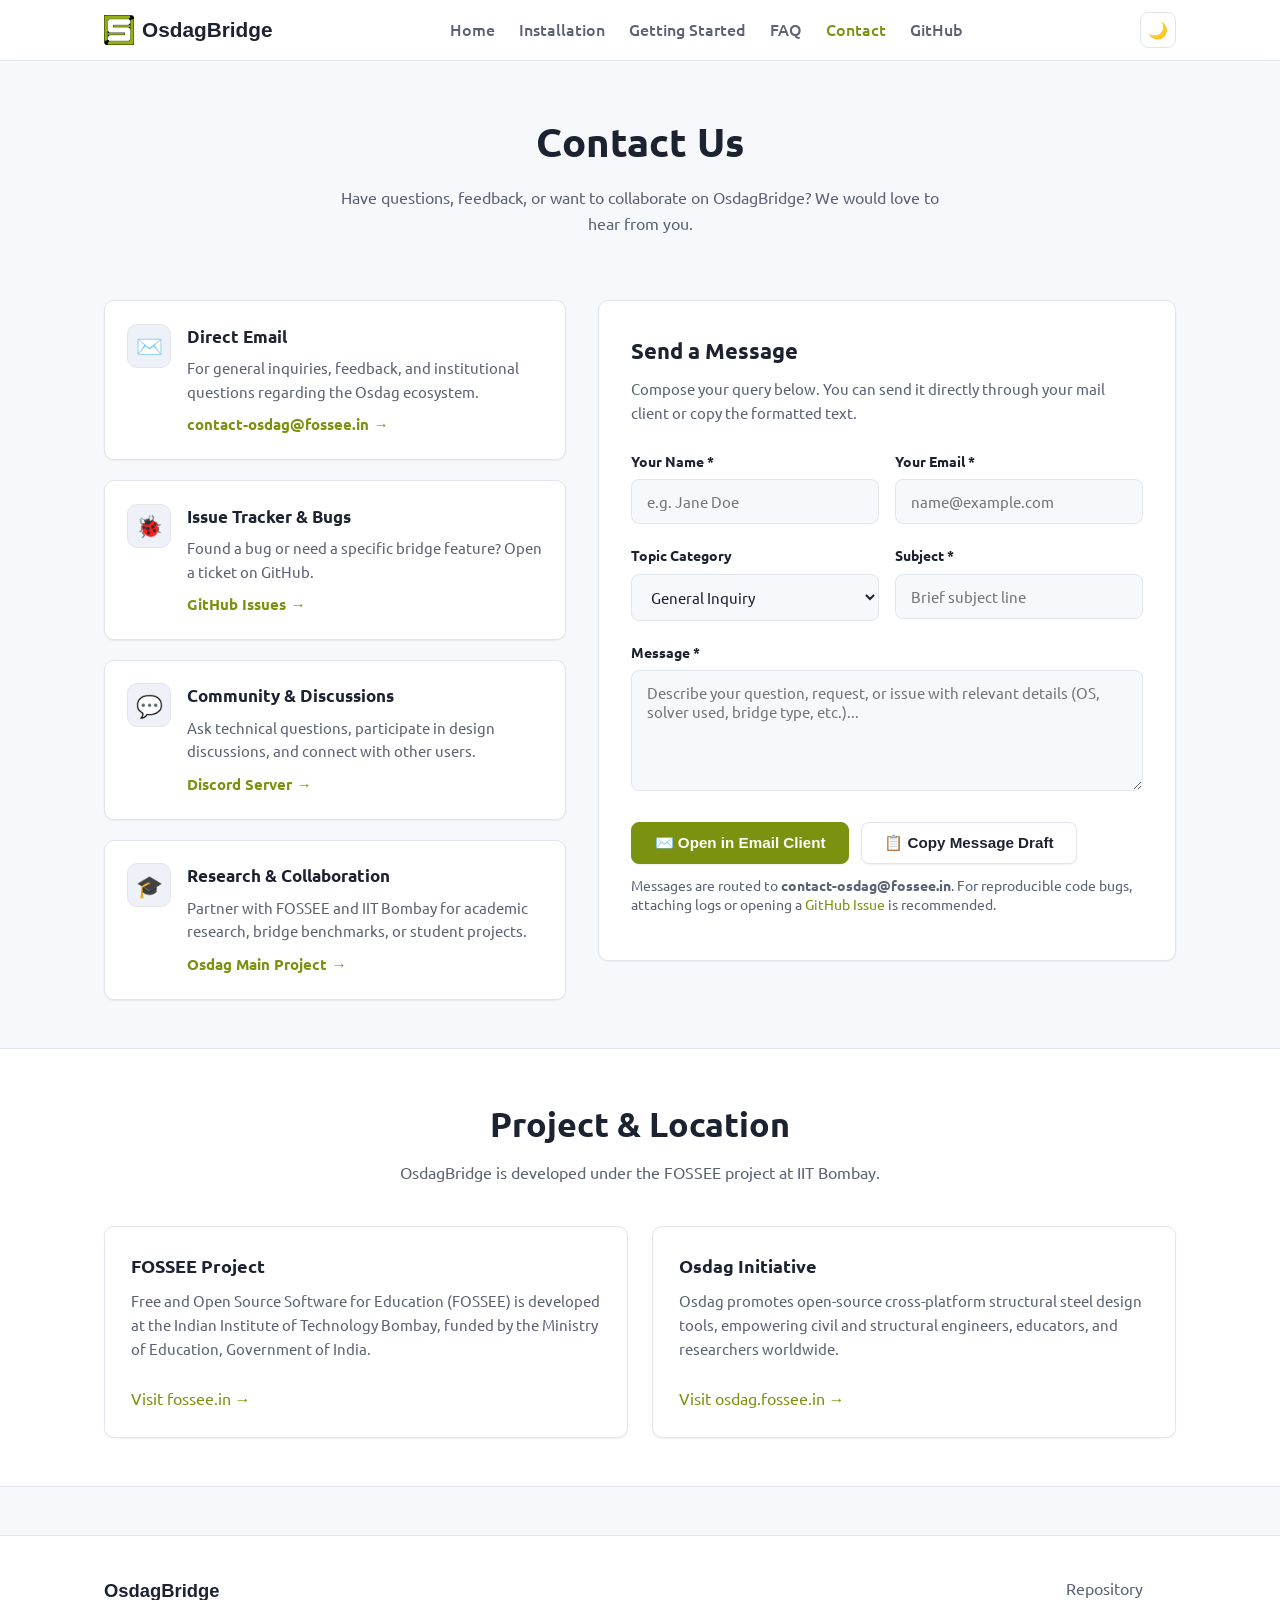
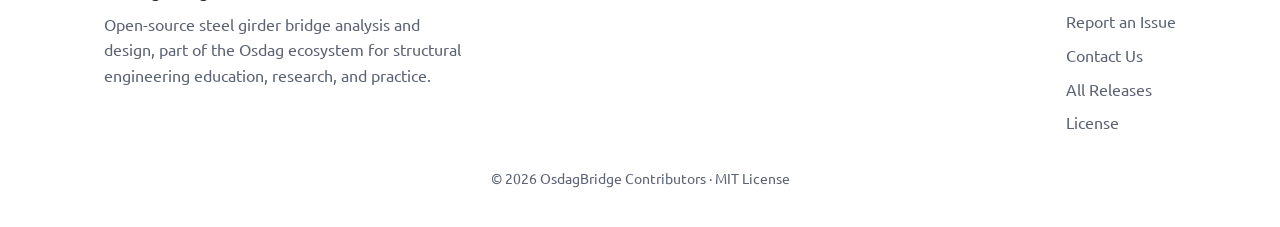
<file: docs/contact.html>
<!doctype html>
<html lang="en">
<head>
  <meta charset="utf-8" />
  <meta name="viewport" content="width=device-width, initial-scale=1" />
  <title>Contact Us — OsdagBridge</title>
  <meta name="description" content="Get in touch with the OsdagBridge and Osdag development teams at FOSSEE, IIT Bombay." />
  <link rel="stylesheet" href="assets/style.css" />
  <link rel="icon" type="image/svg+xml" href="assets/images/osdag_logo.png" />
</head>
<body>
  <header class="navbar">
    <div class="nav-container">
      <a href="index.html" class="brand"><img src="assets/images/osdag_logo.png" alt="osdag logo" width="30" height="30"></img>OsdagBridge</a>
      <nav class="nav-links" id="navLinks">
        <a href="index.html">Home</a>
        <a href="installation.html">Installation</a>
        <a href="getting-started.html">Getting Started</a>
        <a href="faq.html">FAQ</a>
        <a href="contact.html">Contact</a>
        <a href="https://github.com/garvit000/OsdagBridge" target="_blank" rel="noopener">GitHub</a>
      </nav>
      <div class="nav-actions">
        <button id="themeToggle" class="icon-btn" aria-label="Toggle theme">🌙</button>
        <button id="navToggle" class="icon-btn nav-toggle" aria-label="Toggle menu">☰</button>
      </div>
    </div>
  </header>

  <main>
    <div class="page-header container">
      <h1>Contact Us</h1>
      <p>Have questions, feedback, or want to collaborate on OsdagBridge? We would love to hear from you.</p>
    </div>

    <section>
      <div class="container">
        <div class="contact-layout">
          <!-- Left Column: Contact Channels -->
          <div class="contact-card-grid">
            <div class="contact-card">
              <div class="contact-card-icon">✉️</div>
              <div class="contact-card-content">
                <h3>Direct Email</h3>
                <p>For general inquiries, feedback, and institutional questions regarding the Osdag ecosystem.</p>
                <a class="contact-link" href="mailto:contact-osdag@fossee.in">contact-osdag@fossee.in →</a>
              </div>
            </div>

            <div class="contact-card">
              <div class="contact-card-icon">🐞</div>
              <div class="contact-card-content">
                <h3>Issue Tracker &amp; Bugs</h3>
                <p>Found a bug or need a specific bridge feature? Open a ticket on GitHub.</p>
                <a class="contact-link" href="https://github.com/garvit000/OsdagBridge/issues" target="_blank" rel="noopener">GitHub Issues →</a>
              </div>
            </div>

            <div class="contact-card">
              <div class="contact-card-icon">💬</div>
              <div class="contact-card-content">
                <h3>Community &amp; Discussions</h3>
                <p>Ask technical questions, participate in design discussions, and connect with other users.</p>
                <a class="contact-link" href="https://discord.gg/jkNjU53Mhz" target="_blank" rel="noopener">Discord Server →</a>
              </div>
            </div>

            <div class="contact-card">
              <div class="contact-card-icon">🎓</div>
              <div class="contact-card-content">
                <h3>Research &amp; Collaboration</h3>
                <p>Partner with FOSSEE and IIT Bombay for academic research, bridge benchmarks, or student projects.</p>
                <a class="contact-link" href="https://osdag.fossee.in" target="_blank" rel="noopener">Osdag Main Project →</a>
              </div>
            </div>
          </div>

          <!-- Right Column: Interactive Message Composer -->
          <div class="form-box">
            <h2>Send a Message</h2>
            <p class="form-subtitle">Compose your query below. You can send it directly through your mail client or copy the formatted text.</p>

            <form id="contactForm">
              <div class="form-row">
                <div class="form-group">
                  <label for="senderName">Your Name *</label>
                  <input type="text" id="senderName" class="form-control" placeholder="e.g. Jane Doe" required />
                </div>
                <div class="form-group">
                  <label for="senderEmail">Your Email *</label>
                  <input type="email" id="senderEmail" class="form-control" placeholder="name@example.com" required />
                </div>
              </div>

              <div class="form-row">
                <div class="form-group">
                  <label for="msgCategory">Topic Category</label>
                  <select id="msgCategory" class="form-control">
                    <option value="General Inquiry">General Inquiry</option>
                    <option value="Bug Report / Solver Issue">Bug Report / Solver Issue</option>
                    <option value="Feature Suggestion">Feature Suggestion</option>
                    <option value="IRC Code Compliance">IRC Code Compliance</option>
                    <option value="Academic / Research Collaboration">Academic / Research Collaboration</option>
                    <option value="Contributing Code">Contributing Code</option>
                  </select>
                </div>
                <div class="form-group">
                  <label for="msgSubject">Subject *</label>
                  <input type="text" id="msgSubject" class="form-control" placeholder="Brief subject line" required />
                </div>
              </div>

              <div class="form-group">
                <label for="msgContent">Message *</label>
                <textarea id="msgContent" class="form-control" rows="5" placeholder="Describe your question, request, or issue with relevant details (OS, solver used, bridge type, etc.)..." required></textarea>
              </div>

              <div class="form-actions">
                <button type="submit" class="btn btn-primary" id="btnSendEmail">
                  ✉️ Open in Email Client
                </button>
                <button type="button" class="btn btn-secondary" id="btnCopyMessage">
                  📋 Copy Message Draft
                </button>
              </div>

              <div id="formStatus" class="status-box"></div>
              <p class="form-notice">
                Messages are routed to <strong>contact-osdag@fossee.in</strong>. For reproducible code bugs, attaching logs or opening a <a href="https://github.com/garvit000/OsdagBridge/issues" target="_blank" rel="noopener">GitHub Issue</a> is recommended.
              </p>
            </form>
          </div>
        </div>
      </div>
    </section>

    <!-- Location & Project Info -->
    <section class="alt">
      <div class="container">
        <div class="section-title">
          <h2>Project &amp; Location</h2>
          <p>OsdagBridge is developed under the FOSSEE project at IIT Bombay.</p>
        </div>
        <div class="grid">
          <div class="card">
            <h3>FOSSEE Project</h3>
            <p>Free and Open Source Software for Education (FOSSEE) is developed at the Indian Institute of Technology Bombay, funded by the Ministry of Education, Government of India.</p>
            <div class="mt-2">
              <a href="https://fossee.in" target="_blank" rel="noopener">Visit fossee.in →</a>
            </div>
          </div>
          <div class="card">
            <h3>Osdag Initiative</h3>
            <p>Osdag promotes open-source cross-platform structural steel design tools, empowering civil and structural engineers, educators, and researchers worldwide.</p>
            <div class="mt-2">
              <a href="https://osdag.fossee.in" target="_blank" rel="noopener">Visit osdag.fossee.in →</a>
            </div>
          </div>
        </div>
      </div>
    </section>
  </main>

  <footer class="footer">
    <div class="footer-container">
      <div>
        <strong class="brand-title">OsdagBridge</strong>
        <p>Open-source steel girder bridge analysis and design, part of the Osdag ecosystem for structural engineering education, research, and practice.</p>
      </div>
      <div class="footer-links">
        <a href="https://github.com/garvit000/OsdagBridge" target="_blank" rel="noopener">Repository</a>
        <a href="https://github.com/garvit000/OsdagBridge/issues" target="_blank" rel="noopener">Report an Issue</a>
        <a href="contact.html">Contact Us</a>
        <a href="https://github.com/garvit000/OsdagBridge/releases" target="_blank" rel="noopener">All Releases</a>
        <a href="https://github.com/garvit000/OsdagBridge/blob/dev/LICENSE" target="_blank" rel="noopener">License</a>
      </div>
    </div>
    <p class="footer-note">© 2026 OsdagBridge Contributors · MIT License</p>
  </footer>

  <script src="assets/script.js"></script>
  <script>
    (function () {
      var contactForm = document.getElementById("contactForm");
      var btnCopy = document.getElementById("btnCopyMessage");
      var statusBox = document.getElementById("formStatus");

      function formatDraft() {
        var name = document.getElementById("senderName").value.trim();
        var email = document.getElementById("senderEmail").value.trim();
        var category = document.getElementById("msgCategory").value;
        var subject = document.getElementById("msgSubject").value.trim();
        var message = document.getElementById("msgContent").value.trim();

        var fullSubject = "[OsdagBridge] [" + category + "] " + (subject || "Inquiry");
        var body = "Name: " + name + "\n" +
                   "Email: " + email + "\n" +
                   "Category: " + category + "\n\n" +
                   "Message:\n" + message + "\n\n" +
                   "---\nSent via OsdagBridge Docs Contact Form";

        return { fullSubject: fullSubject, body: body, name: name, email: email, message: message };
      }

      function showStatus(text, type) {
        statusBox.className = "status-box " + type;
        statusBox.textContent = text;
        statusBox.style.display = "block";
      }

      if (contactForm) {
        contactForm.addEventListener("submit", function (e) {
          e.preventDefault();
          var draft = formatDraft();
          if (!draft.name || !draft.email || !draft.message) {
            showStatus("Please fill in all required fields (Name, Email, Subject, Message).", "info");
            return;
          }

          var mailtoUrl = "mailto:contact-osdag@fossee.in?subject=" +
            encodeURIComponent(draft.fullSubject) +
            "&body=" + encodeURIComponent(draft.body);

          showStatus("Launching your email client...", "success");
          window.location.href = mailtoUrl;
        });
      }

      if (btnCopy) {
        btnCopy.addEventListener("click", function () {
          var draft = formatDraft();
          if (!draft.message) {
            showStatus("Please write a message before copying.", "info");
            return;
          }

          var clipboardText = "To: contact-osdag@fossee.in\n" +
                              "Subject: " + draft.fullSubject + "\n\n" +
                              draft.body;

          if (navigator.clipboard && navigator.clipboard.writeText) {
            navigator.clipboard.writeText(clipboardText).then(function () {
              showStatus("✓ Message draft copied to clipboard! You can paste it into any email or chat client.", "success");
            }).catch(function () {
              showStatus("Unable to automatically copy. Please select and copy manually.", "info");
            });
          } else {
            showStatus("Clipboard API not available. Please send directly using 'Open in Email Client'.", "info");
          }
        });
      }
    })();
  </script>
</body>
</html>
</file>
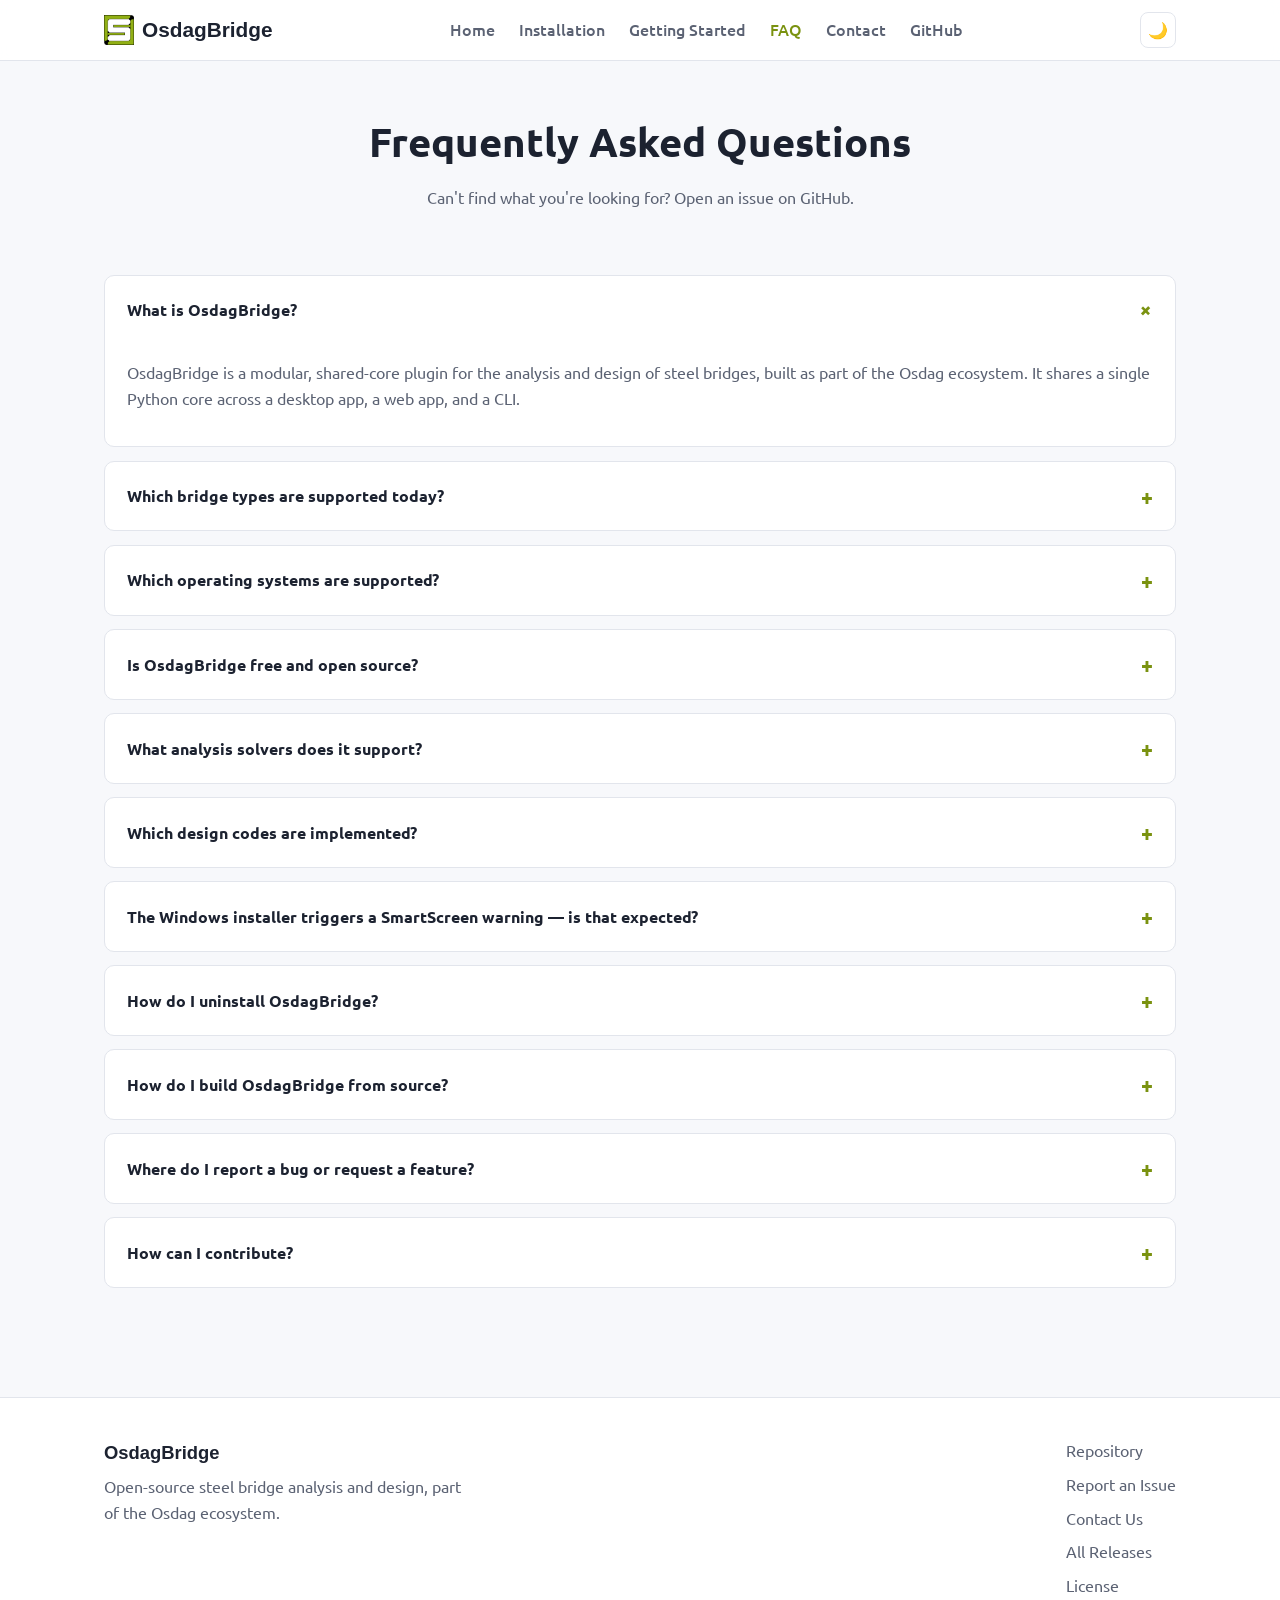
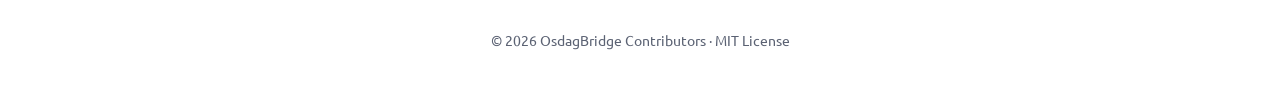
<file: docs/faq.html>
<!doctype html>
<html lang="en">
<head>
  <meta charset="utf-8" />
  <meta name="viewport" content="width=device-width, initial-scale=1" />
  <title>FAQ — OsdagBridge</title>
  <meta name="description" content="Frequently asked questions about OsdagBridge." />
  <link rel="stylesheet" href="assets/style.css" />
  <link rel="icon" type ="image/svg+xml" href="assets/images/osdag_logo.png"/>
</head>
<body>
  <header class="navbar">
    <div class="nav-container">
      <a href="index.html" class="brand"><img src="assets/images/osdag_logo.png" alt="osdag logo" width="30" height="30"></img>OsdagBridge</a>
      <nav class="nav-links" id="navLinks">
        <a href="index.html">Home</a>
        <a href="installation.html">Installation</a>
        <a href="getting-started.html">Getting Started</a>
        <a href="faq.html">FAQ</a>
        <a href="contact.html">Contact</a>
        <a href="https://github.com/garvit000/OsdagBridge" target="_blank" rel="noopener">GitHub</a>
      </nav>
      <div class="nav-actions">
        <button id="themeToggle" class="icon-btn" aria-label="Toggle theme">🌙</button>
        <button id="navToggle" class="icon-btn nav-toggle" aria-label="Toggle menu">☰</button>
      </div>
    </div>
  </header>

  <main>
    <div class="page-header container">
      <h1>Frequently Asked Questions</h1>
      <p>Can't find what you're looking for? Open an issue on GitHub.</p>
    </div>

    <section>
      <div class="container">
        <details class="faq-item" open>
          <summary>What is OsdagBridge?</summary>
          <div class="faq-body">
            <p>OsdagBridge is a modular, shared-core plugin for the analysis and design of steel bridges, built as part of the
            Osdag ecosystem. It shares a single Python core across a desktop app, a web app, and a CLI.</p>
          </div>
        </details>

        <details class="faq-item">
          <summary>Which bridge types are supported today?</summary>
          <div class="faq-body">
            <p>Plate girder bridges are supported today. Additional bridge types (e.g. box girder, truss) can be added
            through the plugin architecture as they're developed.</p>
          </div>
        </details>

        <details class="faq-item">
          <summary>Which operating systems are supported?</summary>
          <div class="faq-body">
            <p>Prebuilt installers are available for <strong>Windows</strong> and <strong>Linux</strong>. macOS isn't
            packaged yet — see <a href="installation.html#">Building from source</a> for how to run OsdagBridge on any
            platform with Python 3.11+.</p>
          </div>
        </details>

        <details class="faq-item">
          <summary>Is OsdagBridge free and open source?</summary>
          <div class="faq-body">
            <p>Yes. OsdagBridge is licensed under the MIT License — see the
            <a href="https://github.com/garvit000/OsdagBridge/blob/dev/LICENSE" target="_blank" rel="noopener">LICENSE</a>
            file for full terms.</p>
          </div>
        </details>

        <details class="faq-item">
          <summary>What analysis solvers does it support?</summary>
          <div class="faq-body">
            <p>OsdagBridge ships a native lightweight FEM solver and integrates with OpenSeesPy and OspGrillage.
            Solvers are switchable at runtime via adapters, so you can compare results across backends.</p>
          </div>
        </details>

        <details class="faq-item">
          <summary>Which design codes are implemented?</summary>
          <div class="faq-body">
            <p>IRC:6–2017, IRC:22–2015, and IRC:24–2010 are implemented under
            <code>core/utils/codes/</code>, covering load models, load combinations, material factors, and code checks.</p>
          </div>
        </details>

        <details class="faq-item">
          <summary>The Windows installer triggers a SmartScreen warning — is that expected?</summary>
          <div class="faq-body">
            <p>Yes, for now. The installer isn't code-signed yet, so Windows SmartScreen may flag it as unrecognized.
            Choose <em>More info</em> → <em>Run anyway</em> to proceed. Code signing is on the roadmap.</p>
          </div>
        </details>

        <details class="faq-item">
          <summary>How do I uninstall OsdagBridge?</summary>
          <div class="faq-body">
            <p>On Windows, use <em>Add or Remove Programs</em> or the uninstaller shortcut created during install.
            On Linux, run the bundled <code>Uninstall-OsdagBridge.sh</code> script from the install directory.</p>
          </div>
        </details>

        <details class="faq-item">
          <summary>How do I build OsdagBridge from source?</summary>
          <div class="faq-body">
            <p>Clone the repository and install in editable mode:</p>
            <pre><code>git clone https://github.com/garvit000/OsdagBridge.git
cd OsdagBridge
pip install -e .</code></pre>
            <p>See the <a href="installation.html">Installation page</a> for the full walkthrough.</p>
          </div>
        </details>

        <details class="faq-item">
          <summary>Where do I report a bug or request a feature?</summary>
          <div class="faq-body">
            <p>Open an issue on the
            <a href="https://github.com/garvit000/OsdagBridge/issues" target="_blank" rel="noopener">GitHub issue tracker</a>.
            Please include your OS, OsdagBridge version, and steps to reproduce.</p>
          </div>
        </details>

        <details class="faq-item">
          <summary>How can I contribute?</summary>
          <div class="faq-body">
            <p>Fork the repository, create a feature branch, make sure <code>pytest</code> passes, and open a pull
            request. See the
            <a href="https://github.com/garvit000/OsdagBridge/blob/dev/docs/developer_guide.md" target="_blank" rel="noopener">developer guide</a>
            for more detail.</p>
          </div>
        </details>
      </div>
    </section>
  </main>

  <footer class="footer">
    <div class="footer-container">
      <div>
        <strong class="brand-title">OsdagBridge</strong>
        <p>Open-source steel bridge analysis and design, part of the Osdag ecosystem.</p>
      </div>
      <div class="footer-links">
        <a href="https://github.com/garvit000/OsdagBridge" target="_blank" rel="noopener">Repository</a>
        <a href="https://github.com/garvit000/OsdagBridge/issues" target="_blank" rel="noopener">Report an Issue</a>
        <a href="contact.html">Contact Us</a>
        <a href="https://github.com/garvit000/OsdagBridge/releases" target="_blank" rel="noopener">All Releases</a>
        <a href="https://github.com/garvit000/OsdagBridge/blob/dev/LICENSE" target="_blank" rel="noopener">License</a>
      </div>
    </div>
    <p class="footer-note">© 2026 OsdagBridge Contributors · MIT License</p>
  </footer>

  <script src="assets/script.js"></script>
</body>
</html>
</file>
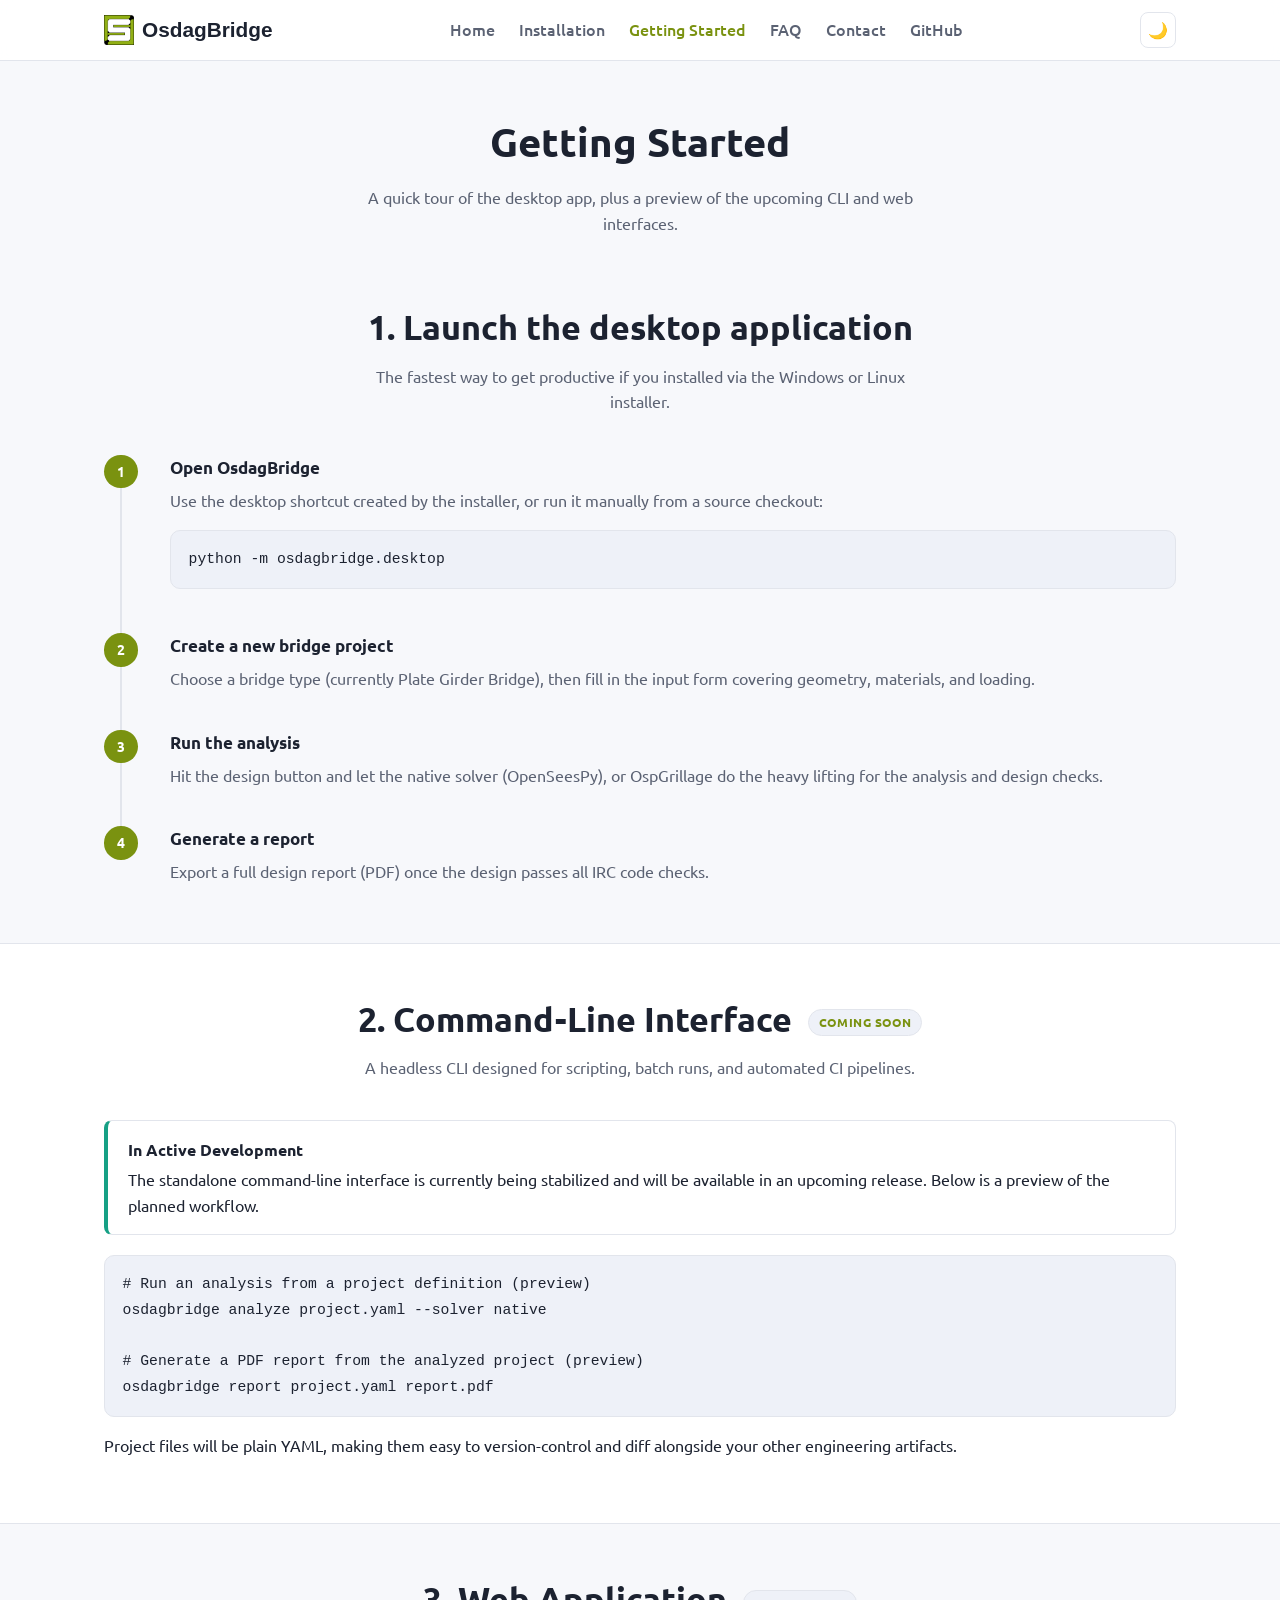
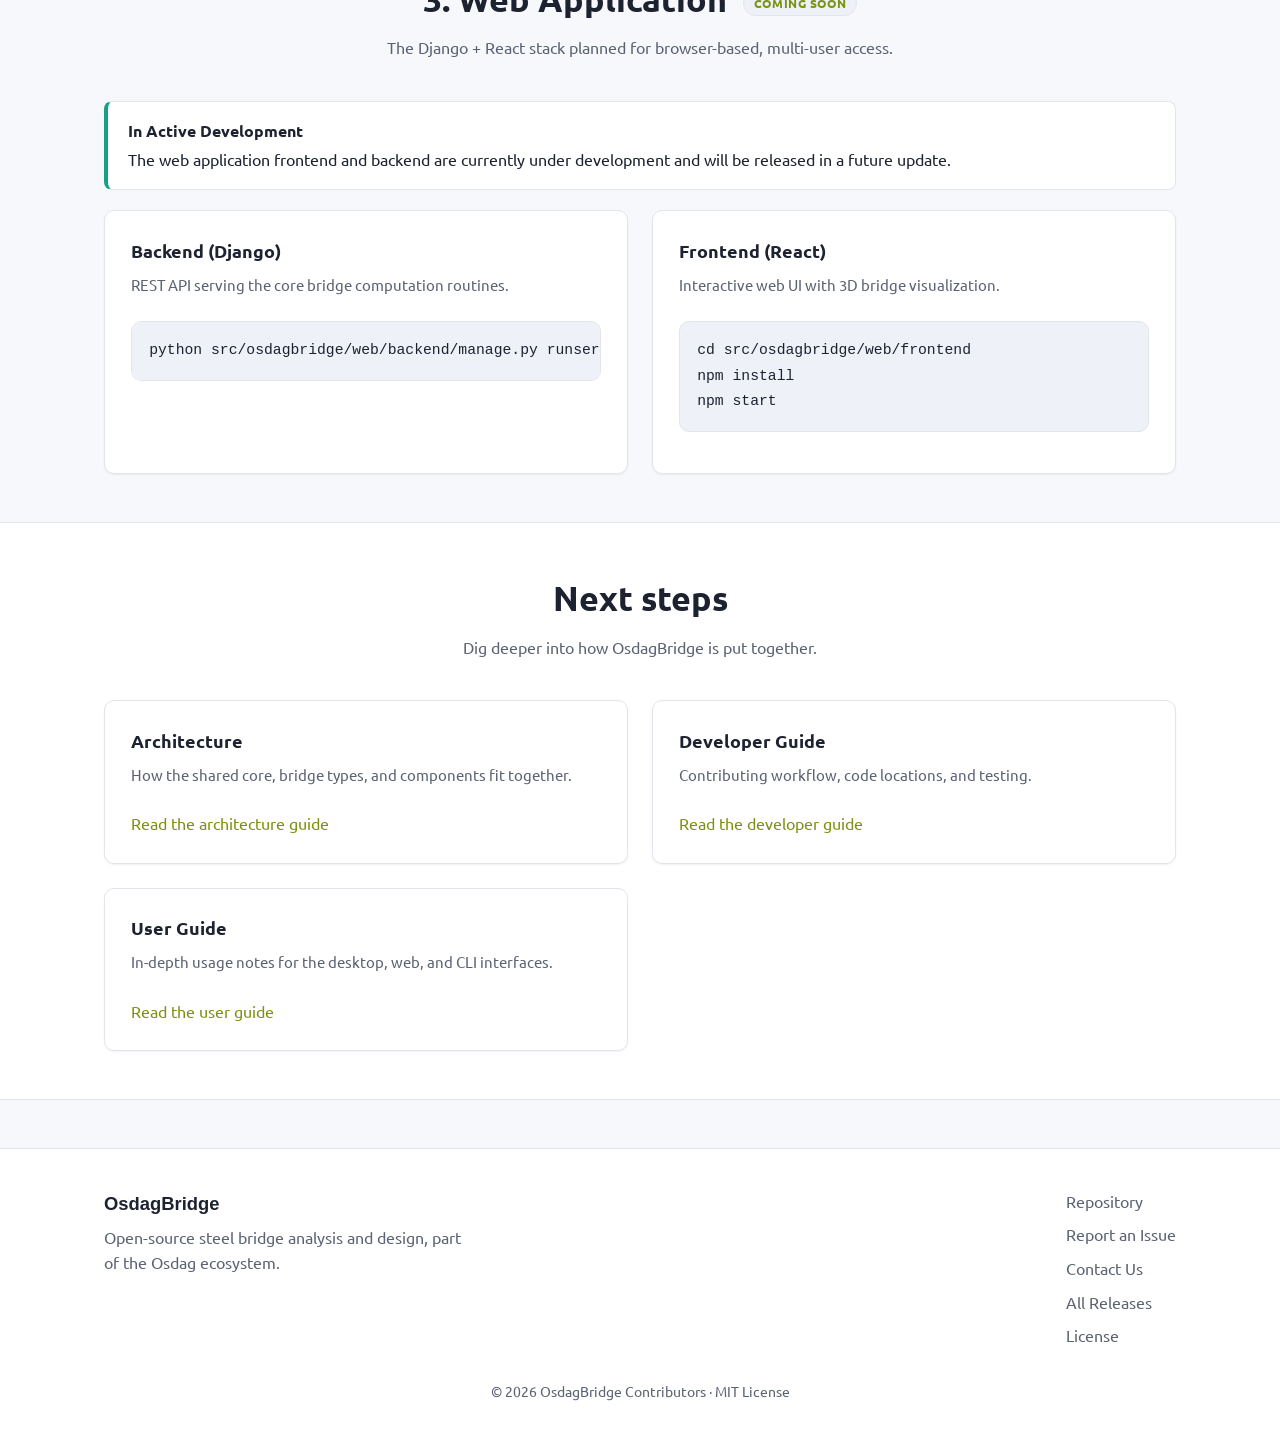
<file: docs/getting-started.html>
<!doctype html>
<html lang="en">
<head>
  <meta charset="utf-8" />
  <meta name="viewport" content="width=device-width, initial-scale=1" />
  <title>Getting Started — OsdagBridge</title>
  <meta name="description" content="Quick start guide for running OsdagBridge's desktop app, plus a preview of the upcoming CLI and web interfaces." />
  <link rel="stylesheet" href="assets/style.css" />
  <link rel="icon" type ="image/svg+xml" href="assets/images/osdag_logo.png"/>
</head>
<body>
  <header class="navbar">
    <div class="nav-container">
      <a href="index.html" class="brand"><img src="assets/images/osdag_logo.png" alt="osdag logo" width="30" height="30"></img>OsdagBridge</a>
      <nav class="nav-links" id="navLinks">
        <a href="index.html">Home</a>
        <a href="installation.html">Installation</a>
        <a href="getting-started.html">Getting Started</a>
        <a href="faq.html">FAQ</a>
        <a href="contact.html">Contact</a>
        <a href="https://github.com/garvit000/OsdagBridge" target="_blank" rel="noopener">GitHub</a>
      </nav>
      <div class="nav-actions">
        <button id="themeToggle" class="icon-btn" aria-label="Toggle theme">🌙</button>
        <button id="navToggle" class="icon-btn nav-toggle" aria-label="Toggle menu">☰</button>
      </div>
    </div>
  </header>

  <main>
    <div class="page-header container">
      <h1>Getting Started</h1>
      <p>A quick tour of the desktop app, plus a preview of the upcoming CLI and web interfaces.</p>
    </div>

    <section>
      <div class="container">
        <div class="section-title">
          <h2>1. Launch the desktop application</h2>
          <p>The fastest way to get productive if you installed via the Windows or Linux installer.</p>
        </div>
        <ol class="steps">
          <li>
            <h3>Open OsdagBridge</h3>
            <p>Use the desktop shortcut created by the installer, or run it manually from a source checkout:</p>
            <pre><code>python -m osdagbridge.desktop</code></pre>
          </li>
          <li>
            <h3>Create a new bridge project</h3>
            <p>Choose a bridge type (currently Plate Girder Bridge), then fill in the input form covering geometry, materials, and loading.</p>
          </li>
          <li>
            <h3>Run the analysis</h3>
            <p>Hit the design button and let the native solver (OpenSeesPy), or OspGrillage do the heavy lifting for the analysis and design checks.</p>
          </li>
          <li>
            <h3>Generate a report</h3>
            <p>Export a full design report (PDF) once the design passes all IRC code checks.</p>
          </li>
        </ol>
      </div>
    </section>

    <section class="alt">
      <div class="container">
        <div class="section-title">
          <h2>2. Command-Line Interface <span class="badge-soon">Coming Soon</span></h2>
          <p>A headless CLI designed for scripting, batch runs, and automated CI pipelines.</p>
        </div>
        <div class="callout info">
          <strong>In Active Development</strong>
          The standalone command-line interface is currently being stabilized and will be available in an upcoming release. Below is a preview of the planned workflow.
        </div>
        <pre><code># Run an analysis from a project definition (preview)
osdagbridge analyze project.yaml --solver native

# Generate a PDF report from the analyzed project (preview)
osdagbridge report project.yaml report.pdf</code></pre>
        <p>
          Project files will be plain YAML, making them easy to version-control and diff alongside your other engineering artifacts.
        </p>
      </div>
    </section>

    <section>
      <div class="container">
        <div class="section-title">
          <h2>3. Web Application <span class="badge-soon">Coming Soon</span></h2>
          <p>The Django + React stack planned for browser-based, multi-user access.</p>
        </div>
        <div class="callout info">
          <strong>In Active Development</strong>
          The web application frontend and backend are currently under development and will be released in a future update.
        </div>
        <div class="grid">
          <div class="card">
            <h3>Backend (Django)</h3>
            <p>REST API serving the core bridge computation routines.</p>
            <pre class="mt-2"><code>python src/osdagbridge/web/backend/manage.py runserver</code></pre>
          </div>
          <div class="card">
            <h3>Frontend (React)</h3>
            <p>Interactive web UI with 3D bridge visualization.</p>
            <pre class="mt-2"><code>cd src/osdagbridge/web/frontend
npm install
npm start</code></pre>
          </div>
        </div>
      </div>
    </section>

    <section class="alt">
      <div class="container">
        <div class="section-title">
          <h2>Next steps</h2>
          <p>Dig deeper into how OsdagBridge is put together.</p>
        </div>
        <div class="grid">
          <div class="card">
            <h3>Architecture</h3>
            <p>How the shared core, bridge types, and components fit together.</p>
            <div class="mt-2">
              <a href="https://github.com/garvit000/OsdagBridge/blob/dev/docs/architecture.md" target="_blank" rel="noopener">Read the architecture guide</a>
            </div>
          </div>
          <div class="card">
            <h3>Developer Guide</h3>
            <p>Contributing workflow, code locations, and testing.</p>
            <div class="mt-2">
              <a href="https://github.com/garvit000/OsdagBridge/blob/dev/docs/developer_guide.md" target="_blank" rel="noopener">Read the developer guide</a>
            </div>
          </div>
          <div class="card">
            <h3>User Guide</h3>
            <p>In-depth usage notes for the desktop, web, and CLI interfaces.</p>
            <div class="mt-2">
              <a href="https://github.com/garvit000/OsdagBridge/blob/dev/docs/user_guide.md" target="_blank" rel="noopener">Read the user guide</a>
            </div>
          </div>
        </div>
      </div>
    </section>
  </main>

  <footer class="footer">
    <div class="footer-container">
      <div>
        <strong class="brand-title">OsdagBridge</strong>
        <p>Open-source steel bridge analysis and design, part of the Osdag ecosystem.</p>
      </div>
      <div class="footer-links">
        <a href="https://github.com/garvit000/OsdagBridge" target="_blank" rel="noopener">Repository</a>
        <a href="https://github.com/garvit000/OsdagBridge/issues" target="_blank" rel="noopener">Report an Issue</a>
        <a href="contact.html">Contact Us</a>
        <a href="https://github.com/garvit000/OsdagBridge/releases" target="_blank" rel="noopener">All Releases</a>
        <a href="https://github.com/garvit000/OsdagBridge/blob/dev/LICENSE" target="_blank" rel="noopener">License</a>
      </div>
    </div>
    <p class="footer-note">© 2026 OsdagBridge Contributors · MIT License</p>
  </footer>

  <script src="assets/script.js"></script>
</body>
</html>
</file>
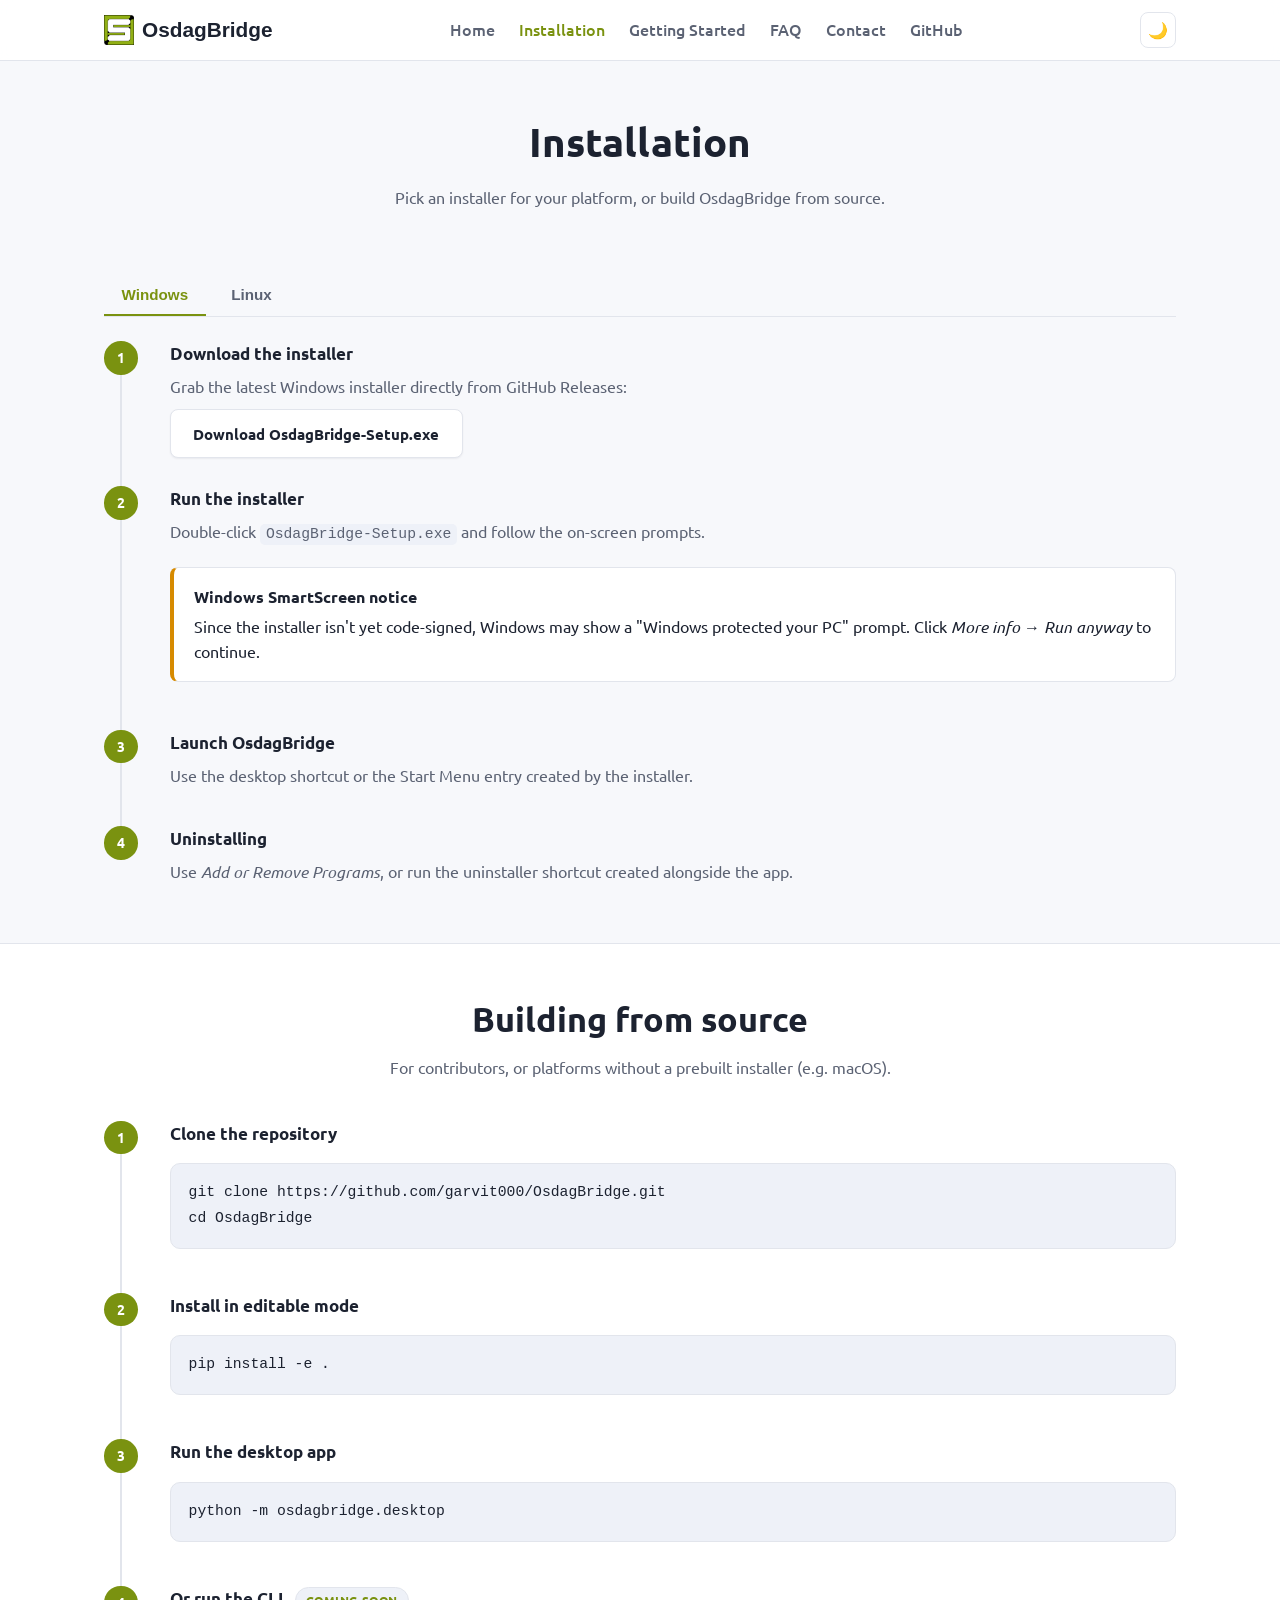
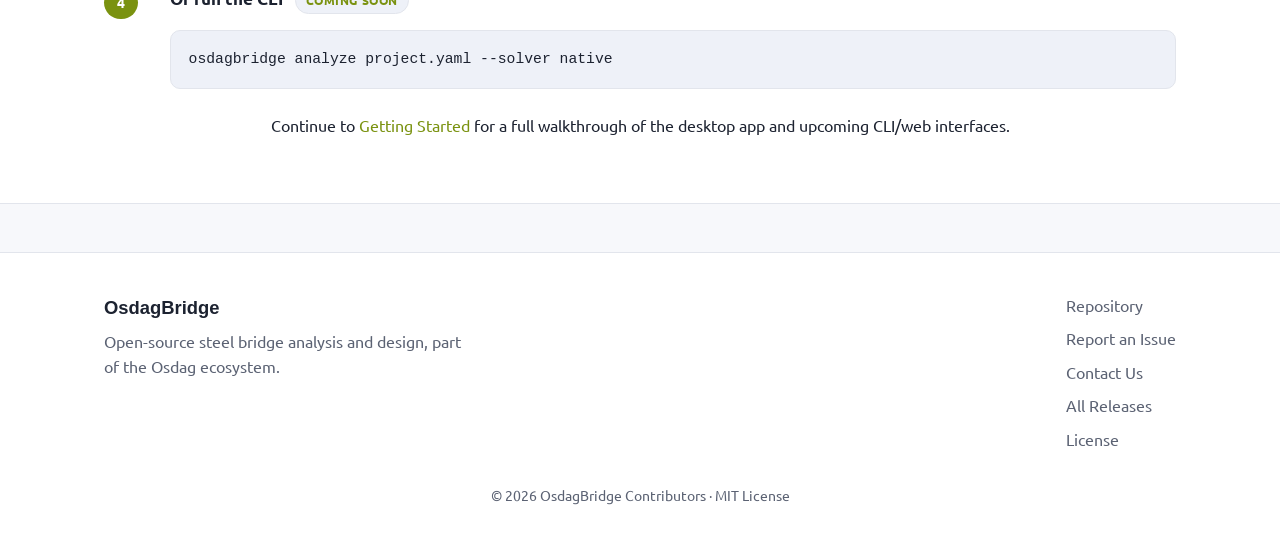
<file: docs/installation.html>
<!doctype html>
<html lang="en">
<head>
  <meta charset="utf-8" />
  <meta name="viewport" content="width=device-width, initial-scale=1" />
  <title>Installation — OsdagBridge</title>
  <meta name="description" content="How to install OsdagBridge on Windows and Linux, or build it from source." />
  <link rel="stylesheet" href="assets/style.css" />
  <link rel="icon" type ="image/svg+xml" href="assets/images/osdag_logo.png"/>
</head>
<body>
  <header class="navbar">
    <div class="nav-container">
      <a href="index.html" class="brand"><img src="assets/images/osdag_logo.png" alt="osdag logo" width="30" height="30"></img>OsdagBridge</a>
      <nav class="nav-links" id="navLinks">
        <a href="index.html">Home</a>
        <a href="installation.html">Installation</a>
        <a href="getting-started.html">Getting Started</a>
        <a href="faq.html">FAQ</a>
        <a href="contact.html">Contact</a>
        <a href="https://github.com/garvit000/OsdagBridge" target="_blank" rel="noopener">GitHub</a>
      </nav>
      <div class="nav-actions">
        <button id="themeToggle" class="icon-btn" aria-label="Toggle theme">🌙</button>
        <button id="navToggle" class="icon-btn nav-toggle" aria-label="Toggle menu">☰</button>
      </div>
    </div>
  </header>

  <main>
    <div class="page-header container">
      <h1>Installation</h1>
      <p>Pick an installer for your platform, or build OsdagBridge from source.</p>
    </div>

    <section>
      <div class="container">
        <div class="tabs">
          <button class="tab-btn active" data-tab="windows">Windows</button>
          <button class="tab-btn" data-tab="linux">Linux</button>
        </div>
        <div>
          <div class="tab-panel active" data-panel="windows">
            <ol class="steps">
              <li>
                <h3>Download the installer</h3>
                <p>Grab the latest Windows installer directly from GitHub Releases:</p>
                <div class="btn-group">
                  <a class="btn btn-secondary" href="https://github.com/garvit000/OsdagBridge/releases/latest/download/OsdagBridge-Setup.exe">
                    Download OsdagBridge-Setup.exe
                  </a>
                </div>
              </li>
              <li>
                <h3>Run the installer</h3>
                <p>Double-click <code>OsdagBridge-Setup.exe</code> and follow the on-screen prompts.</p>
                <div class="callout warning">
                  <strong>Windows SmartScreen notice</strong>
                  Since the installer isn't yet code-signed, Windows may show a "Windows protected your PC" prompt.
                  Click <em>More info</em> → <em>Run anyway</em> to continue.
                </div>
              </li>
              <li>
                <h3>Launch OsdagBridge</h3>
                <p>Use the desktop shortcut or the Start Menu entry created by the installer.</p>
              </li>
              <li>
                <h3>Uninstalling</h3>
                <p>Use <em>Add or Remove Programs</em>, or run the uninstaller shortcut created alongside the app.</p>
              </li>
            </ol>
          </div>

          <div class="tab-panel" data-panel="linux">
            <ol class="steps">
              <li>
                <h3>Download the installer</h3>
                <p>Grab the latest Linux shell installer directly from GitHub Releases:</p>
                <div class="btn-group">
                  <a class="btn btn-secondary" href="https://github.com/garvit000/OsdagBridge/releases/latest/download/OsdagBridge-Linux.sh">
                    Download OsdagBridge-Linux.sh
                  </a>
                </div>
              </li>
              <li>
                <h3>Make it executable</h3>
                <pre><code>chmod +x OsdagBridge-Linux.sh</code></pre>
              </li>
              <li>
                <h3>Run the installer</h3>
                <pre><code>./OsdagBridge-Linux.sh</code></pre>
                <p>Follow the prompts to choose an install location. By default OsdagBridge installs to <code>$HOME/OsdagBridge</code>.</p>
              </li>
              <li>
                <h3>Launch OsdagBridge</h3>
                <pre><code>$HOME/OsdagBridge/bin/osdagbridge</code></pre>
              </li>
              <li>
                <h3>Uninstalling</h3>
                <p>Run the bundled uninstall script from the install directory:</p>
                <pre><code>$HOME/OsdagBridge/Uninstall-OsdagBridge.sh</code></pre>
              </li>
            </ol>
          </div>
        </div>
      </div>
    </section>

    <section class="alt">
      <div class="container">
        <div class="section-title">
          <h2>Building from source</h2>
          <p>For contributors, or platforms without a prebuilt installer (e.g. macOS).</p>
        </div>
        <ol class="steps">
          <li>
            <h3>Clone the repository</h3>
            <pre><code>git clone https://github.com/garvit000/OsdagBridge.git
cd OsdagBridge</code></pre>
          </li>
          <li>
            <h3>Install in editable mode</h3>
            <pre><code>pip install -e .</code></pre>
          </li>
          <li>
            <h3>Run the desktop app</h3>
            <pre><code>python -m osdagbridge.desktop</code></pre>
          </li>
          <li>
            <h3>Or run the CLI <span class="badge-soon">Coming Soon</span></h3>
            <pre><code>osdagbridge analyze project.yaml --solver native</code></pre>
          </li>
        </ol>
        <p class="text-center mt-2">
          Continue to <a href="getting-started.html">Getting Started</a> for a full walkthrough of the desktop app and upcoming CLI/web interfaces.
        </p>
      </div>
    </section>
  </main>

  <footer class="footer">
    <div class="footer-container">
      <div>
        <strong class="brand-title">OsdagBridge</strong>
        <p>Open-source steel bridge analysis and design, part of the Osdag ecosystem.</p>
      </div>
      <div class="footer-links">
        <a href="https://github.com/garvit000/OsdagBridge" target="_blank" rel="noopener">Repository</a>
        <a href="https://github.com/garvit000/OsdagBridge/issues" target="_blank" rel="noopener">Report an Issue</a>
        <a href="contact.html">Contact Us</a>
        <a href="https://github.com/garvit000/OsdagBridge/releases" target="_blank" rel="noopener">All Releases</a>
        <a href="https://github.com/garvit000/OsdagBridge/blob/dev/LICENSE" target="_blank" rel="noopener">License</a>
      </div>
    </div>
    <p class="footer-note">© 2026 OsdagBridge Contributors · MIT License</p>
  </footer>

  <script src="assets/script.js"></script>
</body>
</html>
</file>
<file: docs/assets/style.css>
/* ==========================================================================
   OsdagBridge Documentation Site — shared styles
   ========================================================================== */

@import url('https://fonts.cdnfonts.com/css/aaargh');
@import url('https://fonts.googleapis.com/css2?family=Ubuntu:wght@400;500;700&display=swap');

:root {
  --font-title: "Aaargh", "Segoe UI", sans-serif;
  --font-body: "Ubuntu", "Segoe UI", -apple-system, BlinkMacSystemFont, Roboto, Helvetica, Arial, sans-serif;
  --color-bg: #f7f8fb;
  --color-bg-alt: #ffffff;
  --color-surface: #ffffff;
  --color-border: #e2e5ec;
  --color-text: #1c2230;
  --color-text-muted: #5b6273;
  --color-brand: #7a9210;
  --color-brand-dark: #5f720c;
  --color-brand-contrast: #ffffff;
  --color-accent: #16a085;
  --color-code-bg: #eef1f8;
  --color-header-bg: rgba(255, 255, 255, 0.9);
  --shadow-sm: 0 1px 2px rgba(20, 24, 38, 0.06);
  --shadow-md: 0 8px 24px rgba(20, 24, 38, 0.08);
  --radius: 10px;
  --max-width: 1120px;
}

:root[data-theme="dark"] {
  --color-bg: #10131c;
  --color-bg-alt: #161a26;
  --color-surface: #1a1f2c;
  --color-border: #2a2f3d;
  --color-text: #e8eaf1;
  --color-text-muted: #a3a9bb;
  --color-brand: #a3c22e;
  --color-brand-dark: #b8d454;
  --color-brand-contrast: #0c0e14;
  --color-accent: #2ed3a8;
  --color-code-bg: #1f2430;
  --color-header-bg: rgba(16, 19, 28, 0.85);
  --shadow-sm: 0 1px 2px rgba(0, 0, 0, 0.4);
  --shadow-md: 0 8px 24px rgba(0, 0, 0, 0.45);
}

@media (prefers-color-scheme: dark) {
  :root:not([data-theme="light"]) {
    --color-bg: #10131c;
    --color-bg-alt: #161a26;
    --color-surface: #1a1f2c;
    --color-border: #2a2f3d;
    --color-text: #e8eaf1;
    --color-text-muted: #a3a9bb;
    --color-brand: #a3c22e;
    --color-brand-dark: #b8d454;
    --color-brand-contrast: #0c0e14;
    --color-accent: #2ed3a8;
    --color-code-bg: #1f2430;
    --color-header-bg: rgba(16, 19, 28, 0.85);
    --shadow-sm: 0 1px 2px rgba(0, 0, 0, 0.4);
    --shadow-md: 0 8px 24px rgba(0, 0, 0, 0.45);
  }
}

* {
  box-sizing: border-box;
}

html {
  scroll-behavior: smooth;
}

body {
  margin: 0;
  font-family: var(--font-body);
  background: var(--color-bg);
  color: var(--color-text);
  transition: background-color 0.2s ease, color 0.2s ease;
  line-height: 1.6;
}

img {
  max-width: 100%;
  display: block;
}

a {
  color: var(--color-brand);
  text-decoration: none;
}

a:hover {
  text-decoration: underline;
}

code, pre {
  font-family: "Cascadia Code", "Fira Code", Consolas, Menlo, monospace;
}

code {
  background: var(--color-code-bg);
  padding: 0.15em 0.4em;
  border-radius: 5px;
  font-size: 0.92em;
}

pre {
  background: var(--color-code-bg);
  border: 1px solid var(--color-border);
  border-radius: var(--radius);
  padding: 1rem 1.1rem;
  overflow-x: auto;
}

pre code {
  background: none;
  padding: 0;
}

.container {
  max-width: var(--max-width);
  margin: 0 auto;
  padding: 0 1.5rem;
}

/* ---------------------------------- Navbar -------------------------------- */

.navbar {
  position: sticky;
  top: 0;
  z-index: 50;
  backdrop-filter: blur(8px);
  background: var(--color-header-bg);
  border-bottom: 1px solid var(--color-border);
}

.nav-container {
  max-width: var(--max-width);
  margin: 0 auto;
  padding: 0.75rem 1.5rem;
  display: flex;
  align-items: center;
  justify-content: space-between;
  gap: 1rem;
}

.brand {
  display: flex;
  align-items: center;
  gap: 0.5rem;
  font-family: var(--font-title);
  font-weight: 700;
  font-size: 1.3rem;
  color: var(--color-text);
}

.brand:hover {
  text-decoration: none;
}

.brand-title {
  font-family: var(--font-title);
  font-size: 1.15rem;
}

.nav-links {
  display: flex;
  align-items: center;
  gap: 1.5rem;
  font-weight: 500;
}

.nav-links a {
  color: var(--color-text-muted);
  white-space: nowrap;
}

.nav-links a.active,
.nav-links a:hover {
  color: var(--color-brand);
  text-decoration: none;
}

.nav-actions {
  display: flex;
  align-items: center;
  gap: 0.5rem;
}

.icon-btn {
  background: none;
  border: 1px solid var(--color-border);
  color: var(--color-text);
  border-radius: 8px;
  width: 2.25rem;
  height: 2.25rem;
  display: inline-flex;
  align-items: center;
  justify-content: center;
  cursor: pointer;
  font-size: 1rem;
  transition: background-color 0.15s ease, transform 0.15s ease;
}

.icon-btn:hover {
  background: var(--color-code-bg);
}

.nav-toggle {
  display: none;
}

/* --------------------------------- Buttons -------------------------------- */

.btn {
  display: inline-flex;
  align-items: center;
  justify-content: center;
  gap: 0.5rem;
  padding: 0.7rem 1.4rem;
  border-radius: 8px;
  font-weight: 600;
  font-size: 0.95rem;
  border: 1px solid transparent;
  cursor: pointer;
  transition: transform 0.15s ease, box-shadow 0.15s ease, background-color 0.15s ease, color 0.15s ease, border-color 0.15s ease;
}

.btn:hover {
  text-decoration: none;
  transform: translateY(-1px);
}

.btn-primary {
  background: var(--color-brand);
  color: var(--color-brand-contrast);
  border-color: var(--color-brand);
  box-shadow: var(--shadow-sm);
}

.btn-primary:hover {
  background: var(--color-brand-dark);
  border-color: var(--color-brand-dark);
}

.btn-secondary {
  background: var(--color-surface);
  color: var(--color-text);
  border-color: var(--color-border);
  box-shadow: var(--shadow-sm);
}

.btn-secondary:hover {
  background: var(--color-brand);
  color: var(--color-brand-contrast);
  border-color: var(--color-brand);
}

.btn-group {
  display: flex;
  flex-wrap: wrap;
  gap: 0.85rem;
}

/* ---------------------------------- Hero ---------------------------------- */

.hero {
  padding: 4.5rem 0 3.5rem;
  text-align: center;
}

.hero .eyebrow {
  display: inline-block;
  background: var(--color-code-bg);
  color: var(--color-brand);
  padding: 0.3rem 0.85rem;
  border-radius: 999px;
  font-size: 0.8rem;
  font-weight: 700;
  letter-spacing: 0.04em;
  text-transform: uppercase;
  margin-bottom: 1.25rem;
}

.hero h1 {
  font-size: clamp(2rem, 5vw, 3.1rem);
  margin: 0 0 1rem;
  letter-spacing: -0.02em;
}

.hero p.lead {
  font-size: 1.15rem;
  color: var(--color-text-muted);
  max-width: 640px;
  margin: 0 auto 2rem;
}

.hero .btn-group {
  justify-content: center;
}

/* ------------------------------- Page header ------------------------------ */

.page-header {
  padding: 3rem 0 1rem;
  text-align: center;
}

.page-header h1 {
  font-size: clamp(1.8rem, 4vw, 2.5rem);
  margin: 0 0 0.75rem;
}

.page-header p {
  color: var(--color-text-muted);
  max-width: 620px;
  margin: 0 auto;
}

/* --------------------------------- Sections -------------------------------- */

section {
  padding: 3rem 0;
}

section.alt {
  background: var(--color-bg-alt);
  border-top: 1px solid var(--color-border);
  border-bottom: 1px solid var(--color-border);
}

.section-title {
  text-align: center;
  margin-bottom: 2.5rem;
}

.section-title h2 {
  font-size: clamp(1.6rem, 3.5vw, 2.1rem);
  margin: 0 0 0.6rem;
}

.section-title p {
  color: var(--color-text-muted);
  max-width: 560px;
  margin: 0 auto;
}

/* ----------------------------------- Grid ---------------------------------- */

.grid {
  display: grid;
  gap: 1.5rem;
  grid-template-columns: repeat(auto-fit, minmax(400px, 1fr));
}

.card {
  background: var(--color-surface);
  border: 1px solid var(--color-border);
  border-radius: var(--radius);
  padding: 1.6rem;
  box-shadow: var(--shadow-sm);
  transition: transform 0.15s ease, box-shadow 0.15s ease;
}

.card:hover {
  transform: translateY(-3px);
  box-shadow: var(--shadow-md);
}

.card h3 {
  margin: 0 0 0.5rem;
  font-size: 1.1rem;
}

.card p {
  margin: 0;
  color: var(--color-text-muted);
  font-size: 0.95rem;
}

/* ------------------------------- Screenshots ------------------------------- */

.screenshot {
  border: 1px solid var(--color-border);
  border-radius: var(--radius);
  background: var(--color-code-bg);
  overflow: hidden;
}

.screenshot img {
  display: block;
  width: 100%;
  aspect-ratio: 16 / 9;
  object-fit: cover;
}

.screenshot .label {
  display: block;
  font-weight: 600;
  color: var(--color-text);
  text-align: center;
  padding: 0.75rem 1rem;
}

/* ------------------------------- Install steps ------------------------------ */

.steps {
  counter-reset: step;
  list-style: none;
  padding: 0;
  margin: 0;
}

.steps li {
  position: relative;
  padding: 0 0 1.75rem 3rem;
  border-left: 2px solid var(--color-border);
  margin-left: 1rem;
}

.steps li:last-child {
  border-color: transparent;
  padding-bottom: 0;
}

.steps li::before {
  counter-increment: step;
  content: counter(step);
  position: absolute;
  left: -1.1rem;
  top: 0;
  width: 2.1rem;
  height: 2.1rem;
  border-radius: 50%;
  background: var(--color-brand);
  color: var(--color-brand-contrast);
  font-weight: 700;
  display: flex;
  align-items: center;
  justify-content: center;
  font-size: 0.9rem;
}

.steps h3 {
  margin: 0 0 0.4rem;
  font-size: 1.05rem;
}

.steps p {
  margin: 0 0 0.6rem;
  color: var(--color-text-muted);
}

/* ------------------------------------ Tabs ---------------------------------- */

.tabs {
  display: flex;
  gap: 0.5rem;
  border-bottom: 1px solid var(--color-border);
  margin-bottom: 1.5rem;
  flex-wrap: wrap;
}

.tab-btn {
  background: none;
  border: none;
  padding: 0.7rem 1.1rem;
  font-weight: 600;
  font-size: 0.95rem;
  color: var(--color-text-muted);
  cursor: pointer;
  border-bottom: 2px solid transparent;
}

.tab-btn.active {
  color: var(--color-brand);
  border-color: var(--color-brand);
}

.tab-panel {
  display: none;
}

.tab-panel.active {
  display: block;
}

/* ------------------------------------ FAQ ------------------------------------ */

.faq-item {
  background: var(--color-surface);
  border: 1px solid var(--color-border);
  border-radius: var(--radius);
  margin-bottom: 0.85rem;
  overflow: hidden;
}

.faq-item summary {
  cursor: pointer;
  list-style: none;
  padding: 1.1rem 1.4rem;
  font-weight: 600;
  display: flex;
  align-items: center;
  justify-content: space-between;
  gap: 1rem;
}

.faq-item summary::-webkit-details-marker {
  display: none;
}

.faq-item summary::after {
  content: "+";
  font-size: 1.3rem;
  color: var(--color-brand);
  transition: transform 0.15s ease;
  flex-shrink: 0;
}

.faq-item[open] summary::after {
  transform: rotate(45deg);
}

.faq-item .faq-body {
  padding: 0 1.4rem 1.2rem;
  color: var(--color-text-muted);
}

/* ------------------------------ Callout / notes ------------------------------ */

.callout {
  border: 1px solid var(--color-border);
  border-left: 4px solid var(--color-brand);
  background: var(--color-bg-alt);
  border-radius: 8px;
  padding: 1rem 1.25rem;
  margin: 1.25rem 0;
}

.callout.warning {
  border-left-color: #d68a00;
}

.callout.info {
  border-left-color: var(--color-accent);
}

.callout strong {
  display: block;
  margin-bottom: 0.25rem;
}

.badge-soon {
  display: inline-block;
  vertical-align: middle;
  font-size: 0.72rem;
  font-weight: 700;
  text-transform: uppercase;
  letter-spacing: 0.05em;
  padding: 0.2rem 0.6rem;
  border-radius: 999px;
  background: var(--color-code-bg);
  color: var(--color-brand);
  border: 1px solid var(--color-border);
  margin-left: 0.5rem;
}

/* ------------------------------------ Footer ---------------------------------- */

.footer {
  border-top: 1px solid var(--color-border);
  background: var(--color-bg-alt);
  margin-top: 3rem;
  padding: 2.5rem 0 1.5rem;
}

.footer-container {
  display: flex;
  flex-wrap: wrap;
  gap: 2rem;
  justify-content: space-between;
  max-width: var(--max-width);
  margin: 0 auto;
  padding: 0 1.5rem;
}

.footer-container p {
  color: var(--color-text-muted);
  max-width: 360px;
  margin: 0.4rem 0 0;
}

.footer-links {
  display: flex;
  flex-direction: column;
  gap: 0.5rem;
}

.footer-links a {
  color: var(--color-text-muted);
}

.footer-links a:hover {
  color: var(--color-brand);
}

.footer-note {
  text-align: center;
  color: var(--color-text-muted);
  font-size: 0.85rem;
  margin-top: 2rem;
}

/* ------------------------------------ Forms & Contact ------------------------- */

.contact-layout {
  display: grid;
  grid-template-columns: 1fr 1.25fr;
  gap: 2rem;
  align-items: start;
}

.contact-card-grid {
  display: grid;
  gap: 1.25rem;
}

.contact-card {
  background: var(--color-surface);
  border: 1px solid var(--color-border);
  border-radius: var(--radius);
  padding: 1.4rem;
  box-shadow: var(--shadow-sm);
  display: flex;
  gap: 1rem;
  align-items: flex-start;
  transition: transform 0.15s ease, box-shadow 0.15s ease, border-color 0.15s ease;
}

.contact-card:hover {
  transform: translateY(-2px);
  box-shadow: var(--shadow-md);
  border-color: var(--color-brand);
}

.contact-card-icon {
  width: 2.75rem;
  height: 2.75rem;
  border-radius: 10px;
  background: var(--color-code-bg);
  border: 1px solid var(--color-border);
  display: flex;
  align-items: center;
  justify-content: center;
  font-size: 1.35rem;
  flex-shrink: 0;
}

.contact-card-content h3 {
  margin: 0 0 0.35rem;
  font-size: 1.05rem;
}

.contact-card-content p {
  margin: 0 0 0.5rem;
  color: var(--color-text-muted);
  font-size: 0.92rem;
}

.contact-card-content .contact-link {
  font-weight: 600;
  font-size: 0.95rem;
  word-break: break-all;
  display: inline-flex;
  align-items: center;
  gap: 0.35rem;
}

.form-box {
  background: var(--color-surface);
  border: 1px solid var(--color-border);
  border-radius: var(--radius);
  padding: 2rem;
  box-shadow: var(--shadow-sm);
}

.form-box h2 {
  font-size: 1.4rem;
  margin: 0 0 0.5rem;
}

.form-box p.form-subtitle {
  color: var(--color-text-muted);
  font-size: 0.95rem;
  margin: 0 0 1.5rem;
}

.form-row {
  display: grid;
  grid-template-columns: 1fr 1fr;
  gap: 1rem;
}

.form-group {
  margin-bottom: 1.25rem;
}

.form-group label {
  display: block;
  font-weight: 600;
  font-size: 0.9rem;
  margin-bottom: 0.4rem;
  color: var(--color-text);
}

.form-control {
  width: 100%;
  padding: 0.75rem 0.9rem;
  font-family: var(--font-body);
  font-size: 0.95rem;
  background: var(--color-bg);
  color: var(--color-text);
  border: 1px solid var(--color-border);
  border-radius: 8px;
  outline: none;
  transition: border-color 0.15s ease, box-shadow 0.15s ease, background-color 0.2s ease;
}

.form-control:focus {
  border-color: var(--color-brand);
  box-shadow: 0 0 0 3px rgba(122, 146, 16, 0.18);
}

select.form-control {
  cursor: pointer;
}

textarea.form-control {
  resize: vertical;
  min-height: 120px;
}

.form-actions {
  display: flex;
  flex-wrap: wrap;
  gap: 0.75rem;
  align-items: center;
  margin-top: 1.5rem;
}

.form-notice {
  font-size: 0.85rem;
  color: var(--color-text-muted);
  margin-top: 0.75rem;
  line-height: 1.4;
}

.status-box {
  padding: 0.85rem 1.1rem;
  border-radius: 8px;
  font-size: 0.9rem;
  margin-top: 1rem;
  display: none;
}

.status-box.success {
  display: block;
  background: rgba(46, 211, 168, 0.15);
  border: 1px solid var(--color-accent);
  color: var(--color-text);
}

.status-box.info {
  display: block;
  background: var(--color-code-bg);
  border: 1px solid var(--color-border);
  color: var(--color-text);
}

/* ------------------------------------ Utility ---------------------------------- */

.text-center {
  text-align: center;
}

.mt-2 {
  margin-top: 1.5rem;
}

.badge-row {
  display: flex;
  flex-wrap: wrap;
  gap: 0.4rem;
  justify-content: center;
  margin-bottom: 1.25rem;
}

.badge-row img {
  height: 20px;
}

/* ------------------------------------ Responsive -------------------------------- */

@media (max-width: 900px) {
  .contact-layout {
    grid-template-columns: 1fr;
  }
}

@media (max-width: 780px) {
  .nav-links {
    position: absolute;
    top: 100%;
    left: 0;
    right: 0;
    background: var(--color-surface);
    border-bottom: 1px solid var(--color-border);
    flex-direction: column;
    align-items: flex-start;
    padding: 1rem 1.5rem;
    gap: 1rem;
    display: none;
    box-shadow: var(--shadow-md);
  }

  .nav-links.open {
    display: flex;
  }

  .nav-toggle {
    display: inline-flex;
  }

  .footer-container {
    flex-direction: column;
  }

  .form-row {
    grid-template-columns: 1fr;
  }
}
</file>
